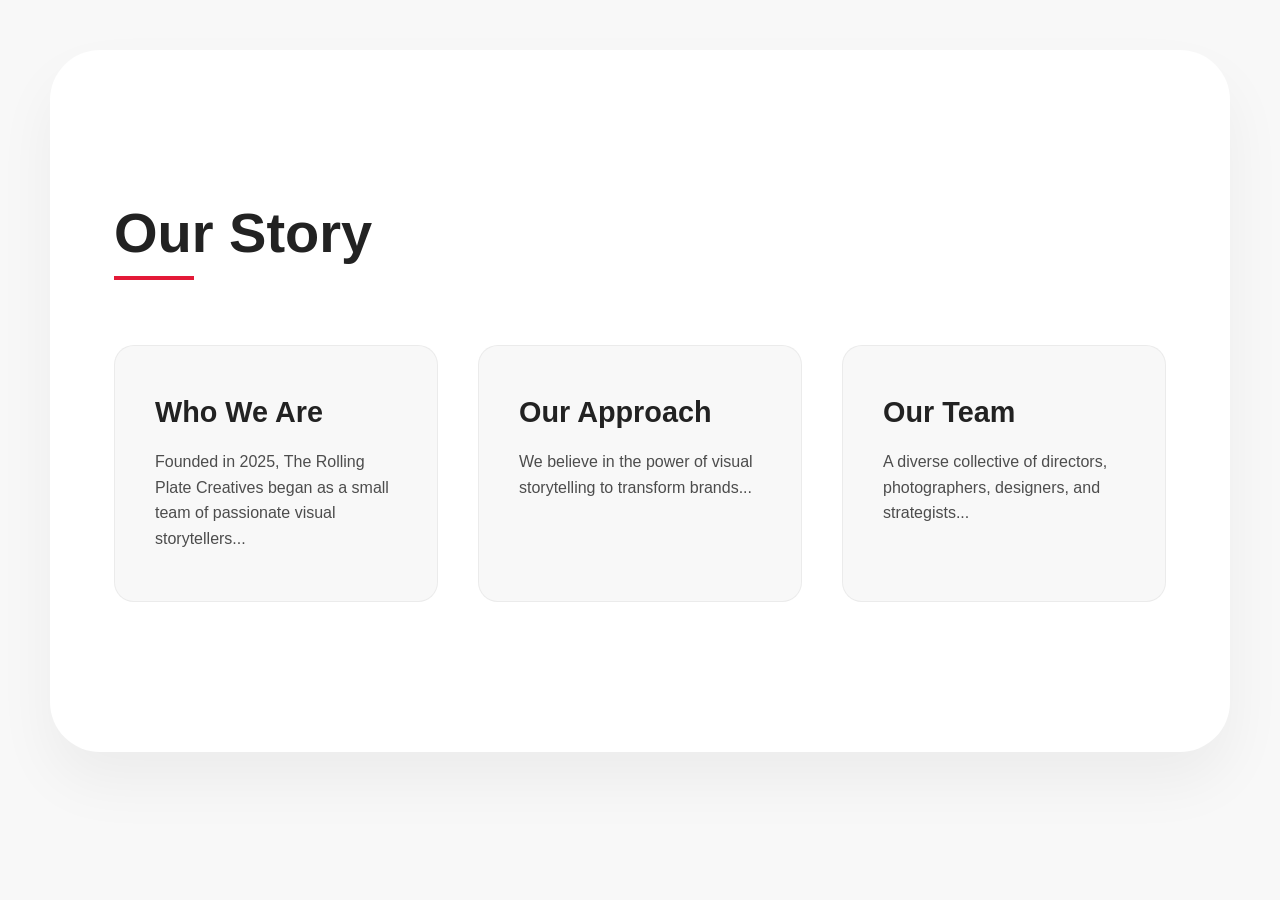
<file: about.html>
<!DOCTYPE html>
<html lang="en">
<head>
    <meta charset="UTF-8">
    <meta name="viewport" content="width=device-width, initial-scale=1.0">
    <title>About Us | The Rolling Plate Creatives</title>
    <link rel="stylesheet" href="css/style.css">
</head>
<body>
    <!-- Same loading overlay, 3D plate, header, and navigation as index.html -->
    
    <section class="services" id="about">
        <h2 class="section-title">Our Story</h2>
        <div class="services-grid">
            <div class="service-card">
                <h3>Who We Are</h3>
                <p>Founded in 2025, The Rolling Plate Creatives began as a small team of passionate visual storytellers...</p>
            </div>
            <div class="service-card">
                <h3>Our Approach</h3>
                <p>We believe in the power of visual storytelling to transform brands...</p>
            </div>
            <div class="service-card">
                <h3>Our Team</h3>
                <p>A diverse collective of directors, photographers, designers, and strategists...</p>
            </div>
        </div>
    </section>

    <!-- Same footer and scripts as index.html -->
</body>
</html>
</file>
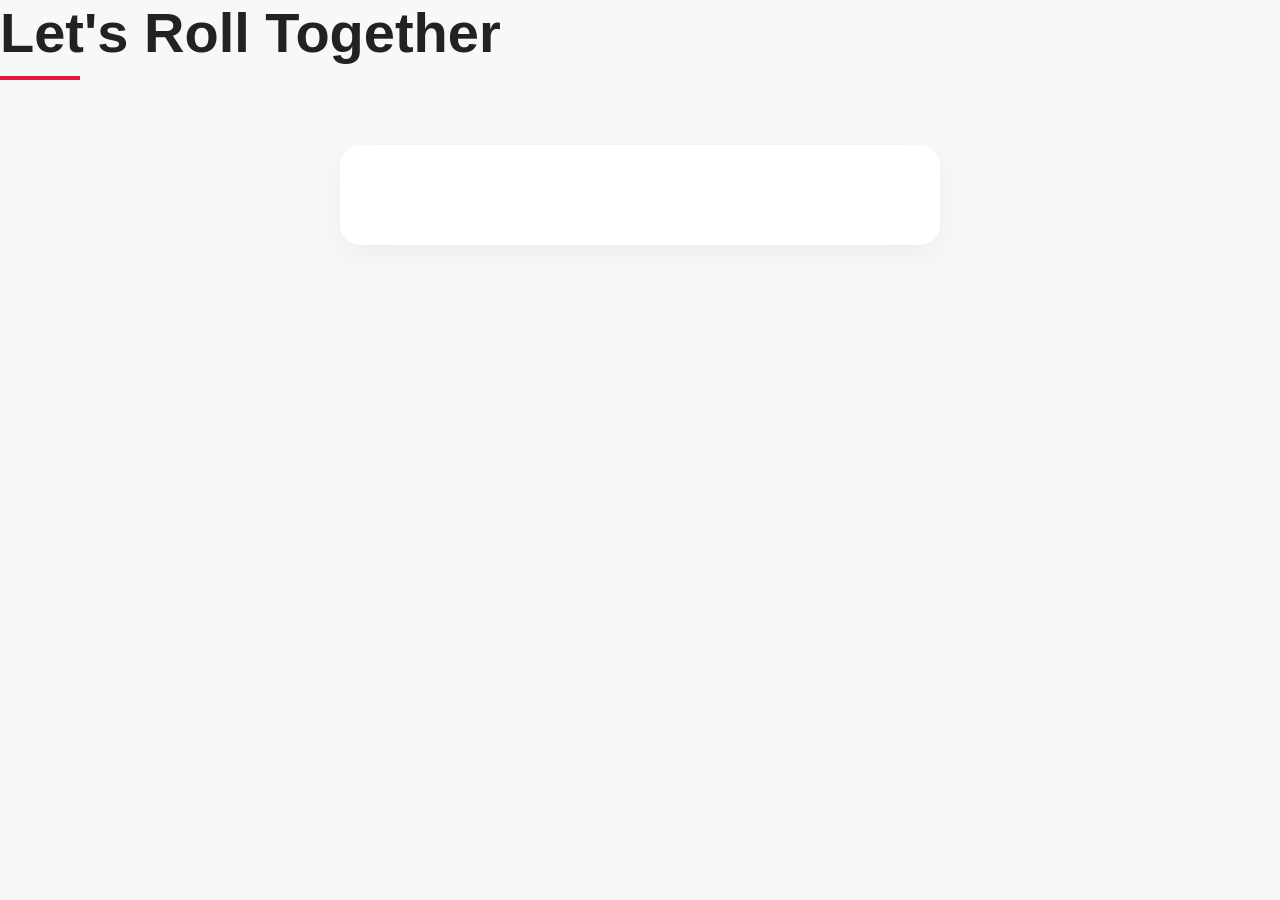
<file: contact.html>
<!DOCTYPE html>
<html lang="en">
<head>
    <meta charset="UTF-8">
    <meta name="viewport" content="width=device-width, initial-scale=1.0">
    <title>Contact Us | The Rolling Plate Creatives</title>
    <link rel="stylesheet" href="css/style.css">
</head>
<body>
    <!-- Same header, navigation, etc. -->
    
    <section class="section dark" id="contact">
        <div class="container">
            <h2 class="section-title">Let's Roll Together</h2>
            <div class="contact-form">
                <form>
                    <!-- Keep the same form structure -->
                </form>
            </div>
        </div>
    </section>

    <!-- Same footer and scripts -->
</body>
</html>
</file>
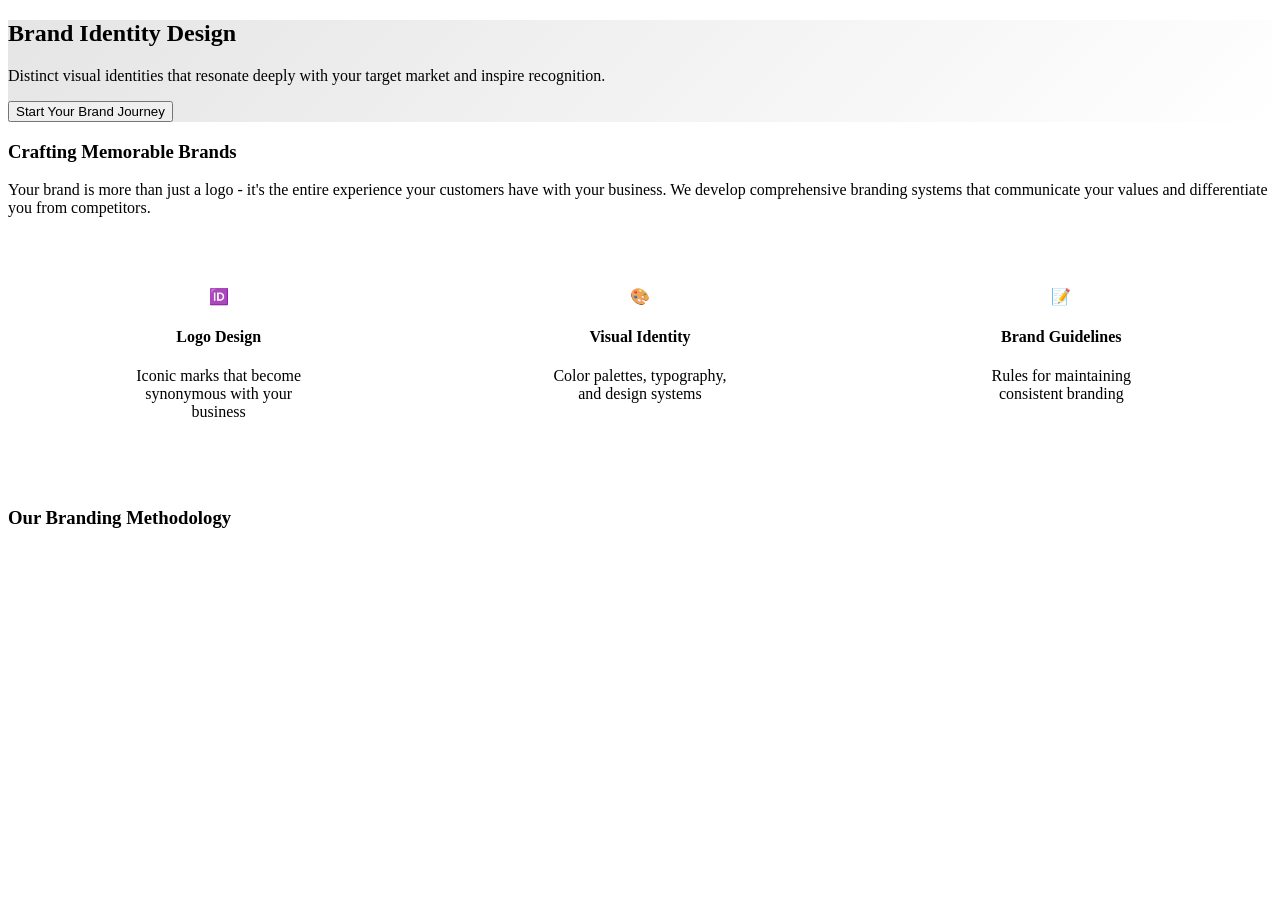
<file: services/branding.html>
<!DOCTYPE html>
<html lang="en">
<head>
    <meta charset="UTF-8">
    <meta name="viewport" content="width=device-width, initial-scale=1.0">
    <title>Branding Services | The Rolling Plate Creatives</title>
    <meta name="description" content="Comprehensive branding solutions including logo design, visual identity, and brand strategy development.">
    <!-- Same head content as digital-media.html -->
    <style>
        .service-hero {
            background: linear-gradient(135deg, rgba(0,0,0,0.1) 0%, rgba(255,255,255,1) 100%);
        }
        .brand-showcase {
            display: flex;
            justify-content: space-around;
            flex-wrap: wrap;
            margin: 50px 0;
        }
        .brand-item {
            width: 200px;
            margin: 20px;
            text-align: center;
        }
    </style>
</head>
<body>
    <!-- Same header/navigation structure as digital-media.html -->

    <!-- SERVICE HERO SECTION -->
    <section class="hero service-hero">
        <h2>Brand Identity <span class="rolling-text">Design</span></h2>
        <p>Distinct visual identities that resonate deeply with your target market and inspire recognition.</p>
        <button class="cta-button">Start Your Brand Journey</button>
    </section>

    <!-- SERVICE DETAILS -->
    <section class="services">
        <div class="container">
            <div class="service-intro">
                <h3>Crafting Memorable Brands</h3>
                <p>Your brand is more than just a logo - it's the entire experience your customers have with your business. We develop comprehensive branding systems that communicate your values and differentiate you from competitors.</p>
            </div>

            <div class="brand-showcase">
                <div class="brand-item">
                    <div class="service-icon">🆔</div>
                    <h4>Logo Design</h4>
                    <p>Iconic marks that become synonymous with your business</p>
                </div>
                <div class="brand-item">
                    <div class="service-icon">🎨</div>
                    <h4>Visual Identity</h4>
                    <p>Color palettes, typography, and design systems</p>
                </div>
                <div class="brand-item">
                    <div class="service-icon">📝</div>
                    <h4>Brand Guidelines</h4>
                    <p>Rules for maintaining consistent branding</p>
                </div>
            </div>

            <div class="service-process">
                <h3>Our Branding Methodology</h3>
                <div class="process-timeline">
                    <!-- Timeline items showing branding process -->
                </div>
            </div>
        </div>
    </section>

    <!-- Brand portfolio showcase would go here -->

    <!-- Same footer structure as digital-media.html -->
</body>
</html>
</file>
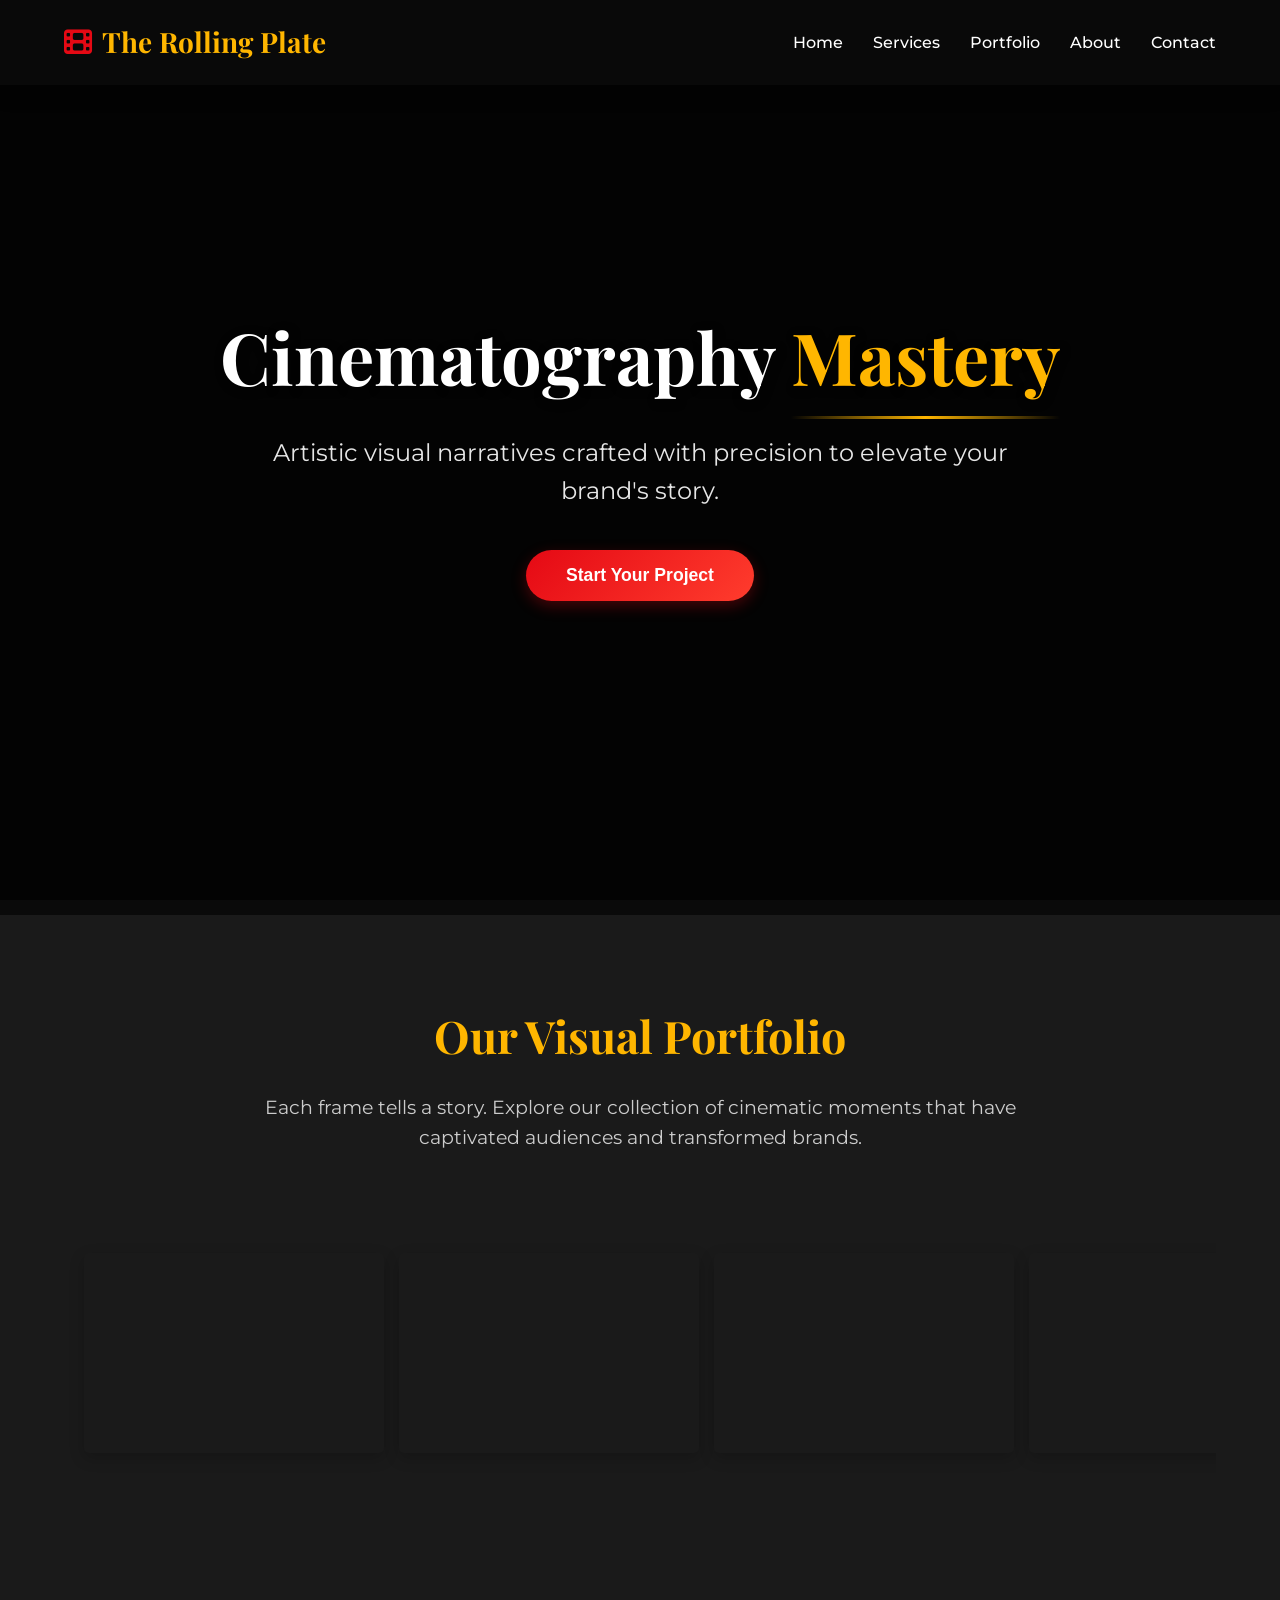
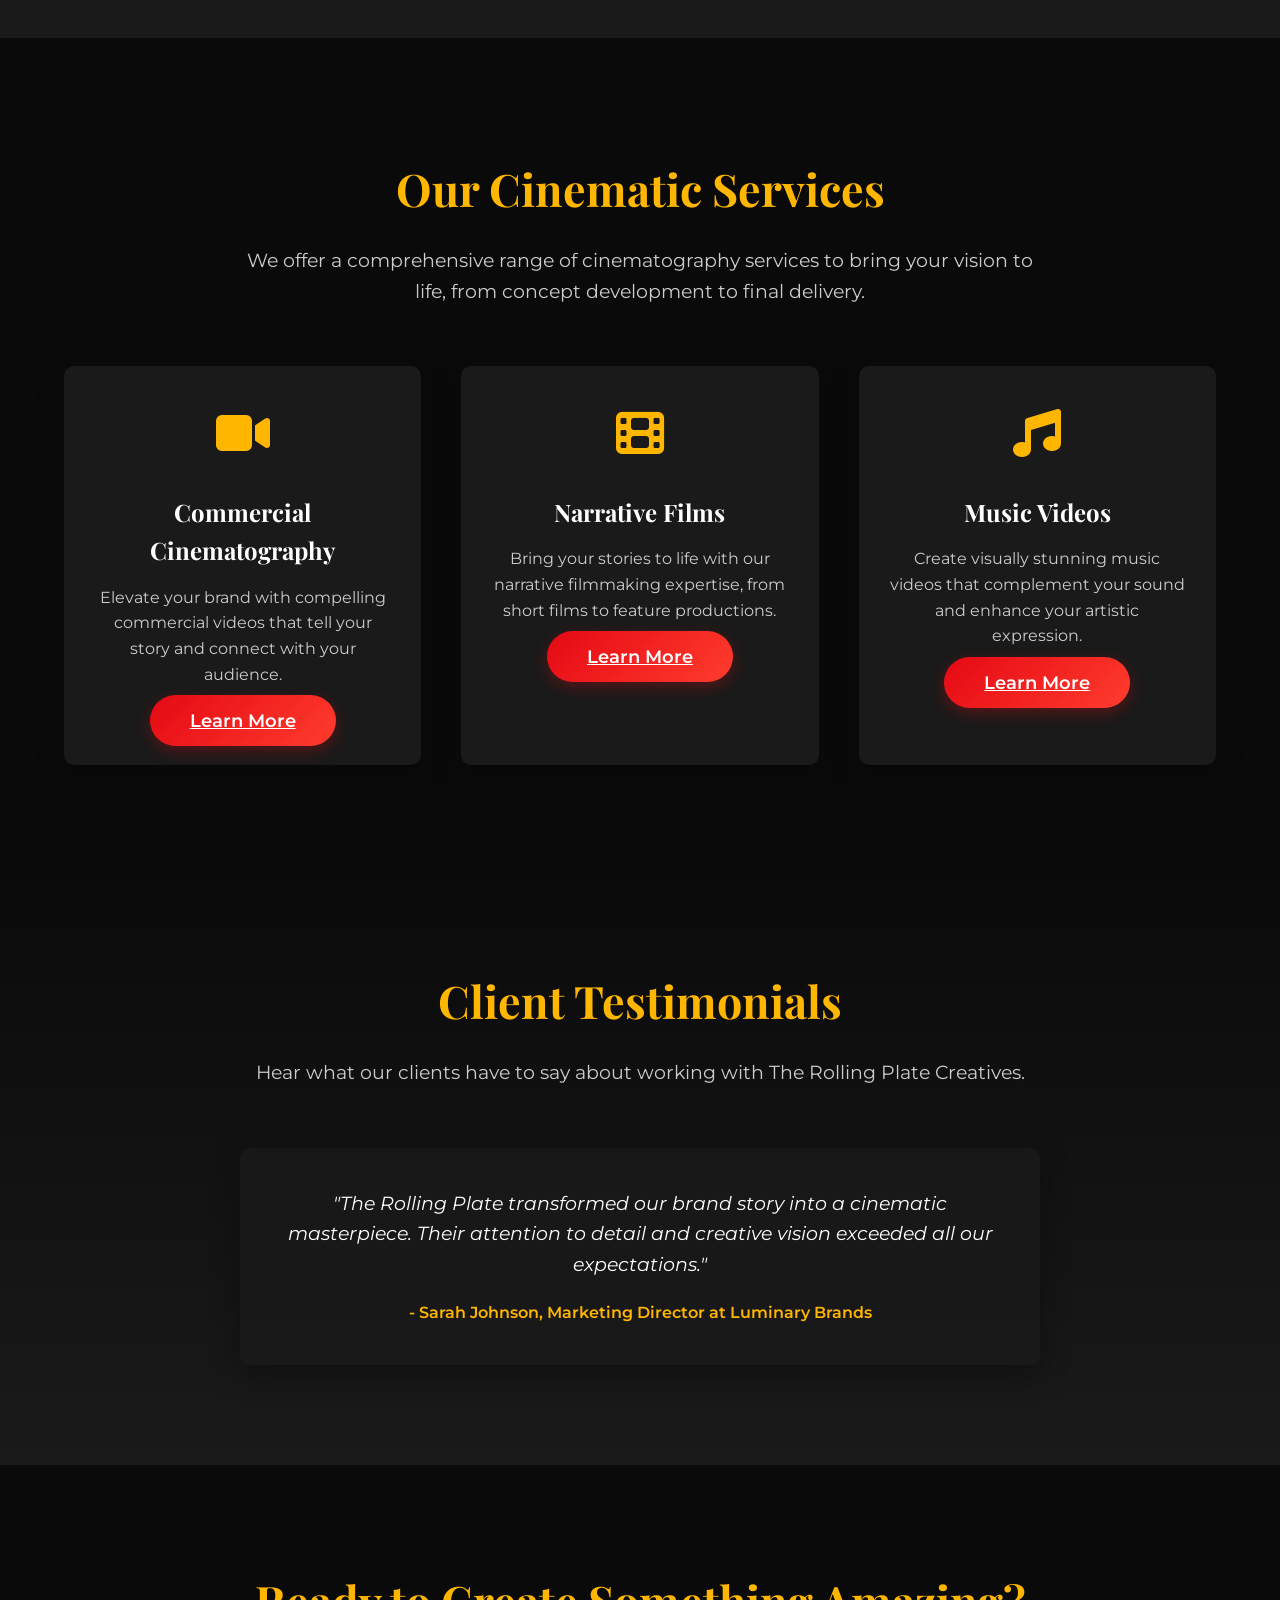
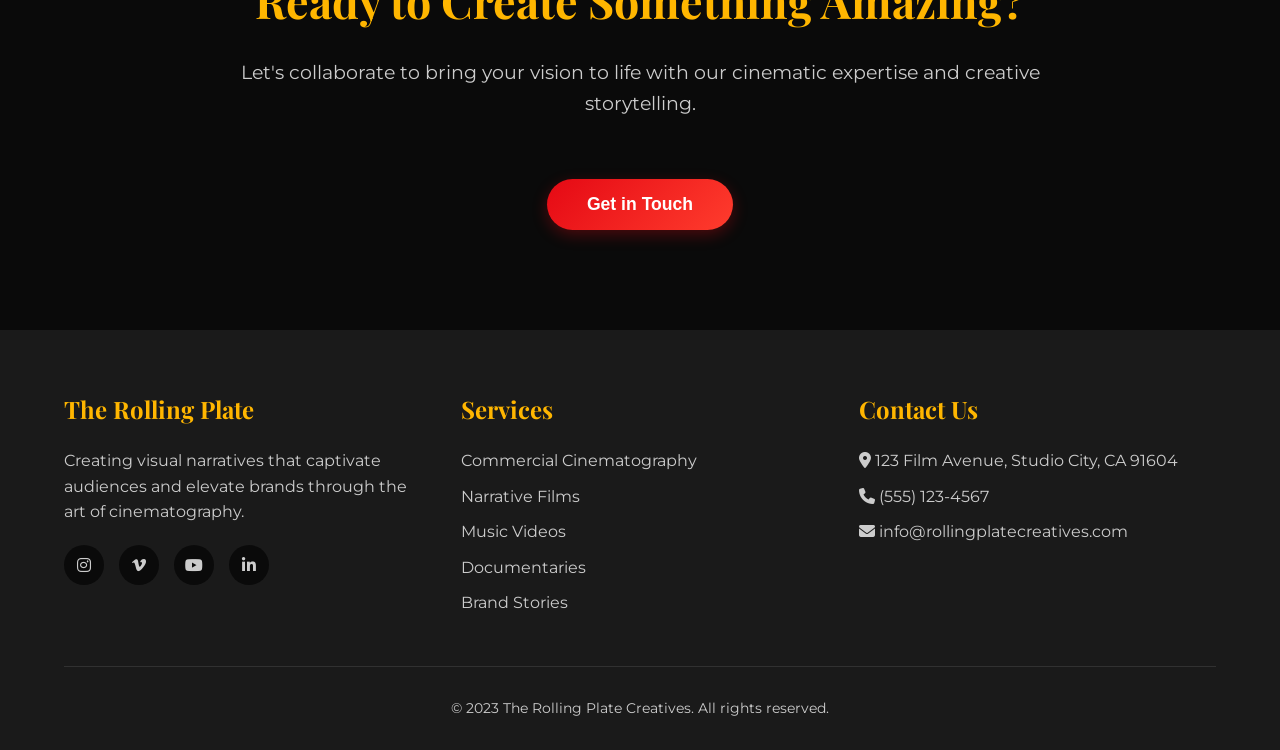
<file: services/cinematography.html>
<!DOCTYPE html>
<html lang="en">
<head>
    <meta charset="UTF-8">
    <meta name="viewport" content="width=device-width, initial-scale=1.0">
    <title>Cinematography Services | The Rolling Plate Creatives</title>
    <meta name="description" content="Artistic visual narratives crafted with precision to elevate your brand's story.">
    <link rel="stylesheet" href="https://cdnjs.cloudflare.com/ajax/libs/font-awesome/6.4.0/css/all.min.css">
    <link href="https://fonts.googleapis.com/css2?family=Montserrat:wght@400;500;600;700&family=Playfair+Display:wght@400;600;700&display=swap" rel="stylesheet">
    <style>
        :root {
            --primary: #0a0a0a;
            --secondary: #1a1a1a;
            --accent: #e50914;
            --gold: #ffb600;
            --text: #ffffff;
            --text-secondary: #cccccc;
        }
        
        * {
            margin: 0;
            padding: 0;
            box-sizing: border-box;
        }
        
        body {
            font-family: 'Montserrat', sans-serif;
            background-color: var(--primary);
            color: var(--text);
            line-height: 1.6;
            overflow-x: hidden;
        }
        
        h1, h2, h3, h4 {
            font-family: 'Playfair Display', serif;
            font-weight: 700;
        }
        
        .container {
            width: 90%;
            max-width: 1200px;
            margin: 0 auto;
        }
        
        /* Header & Navigation */
        header {
            background-color: rgba(10, 10, 10, 0.95);
            position: fixed;
            width: 100%;
            z-index: 1000;
            padding: 20px 0;
            box-shadow: 0 5px 20px rgba(0, 0, 0, 0.3);
        }
        
        .header-container {
            display: flex;
            justify-content: space-between;
            align-items: center;
        }
        
        .logo {
            font-family: 'Playfair Display', serif;
            font-size: 28px;
            font-weight: 700;
            color: var(--gold);
            text-decoration: none;
            display: flex;
            align-items: center;
        }
        
        .logo i {
            margin-right: 10px;
            color: var(--accent);
        }
        
        nav ul {
            display: flex;
            list-style: none;
        }
        
        nav li {
            margin-left: 30px;
        }
        
        nav a {
            color: var(--text);
            text-decoration: none;
            font-weight: 500;
            font-size: 16px;
            transition: color 0.3s;
            position: relative;
        }
        
        nav a:after {
            content: '';
            position: absolute;
            width: 0;
            height: 2px;
            bottom: -5px;
            left: 0;
            background-color: var(--accent);
            transition: width 0.3s;
        }
        
        nav a:hover {
            color: var(--accent);
        }
        
        nav a:hover:after {
            width: 100%;
        }
        
        /* Hero Section */
        .hero {
            height: 100vh;
            display: flex;
            flex-direction: column;
            justify-content: center;
            align-items: center;
            text-align: center;
            padding: 0 20px;
            position: relative;
            background: linear-gradient(rgba(0,0,0,0.7), rgba(0,0,0,0.7)), url('https://images.unsplash.com/photo-1541701494587-cb58502866ab?ixlib=rb-4.0.3&ixid=MnwxMjA3fDB8MHxwaG90by1wYWdlfHx8fGVufDB8fHx8&auto=format&fit=crop&w=1740&q=80');
            background-size: cover;
            background-position: center;
            background-attachment: fixed;
        }
        
        .hero h2 {
            font-size: 4.5rem;
            margin-bottom: 20px;
            text-shadow: 2px 2px 10px rgba(0, 0, 0, 0.5);
        }
        
        .rolling-text {
            color: var(--gold);
            position: relative;
            display: inline-block;
        }
        
        .rolling-text:after {
            content: '';
            position: absolute;
            width: 100%;
            height: 3px;
            bottom: -5px;
            left: 0;
            background: linear-gradient(90deg, transparent, var(--gold), transparent);
            animation: underlinePulse 3s infinite;
        }
        
        @keyframes underlinePulse {
            0% { opacity: 0; }
            50% { opacity: 1; }
            100% { opacity: 0; }
        }
        
        .hero p {
            font-size: 1.5rem;
            max-width: 800px;
            margin-bottom: 40px;
            color: rgba(255,255,255,0.9);
        }
        
        .cta-button {
            background: linear-gradient(135deg, var(--accent), #ff3c2d);
            color: white;
            border: none;
            padding: 15px 40px;
            font-size: 1.1rem;
            font-weight: 600;
            border-radius: 30px;
            cursor: pointer;
            transition: transform 0.3s, box-shadow 0.3s;
            box-shadow: 0 5px 15px rgba(229, 9, 20, 0.3);
        }
        
        .cta-button:hover {
            transform: translateY(-3px);
            box-shadow: 0 8px 20px rgba(229, 9, 20, 0.4);
        }
        
        /* Film Strip Showcase */
        .film-strip-section {
            padding: 100px 0;
            background-color: var(--secondary);
            position: relative;
        }
        
        .film-strip-section:before {
            content: '';
            position: absolute;
            top: 0;
            left: 0;
            width: 100%;
            height: 30px;
            background: url("data:image/svg+xml,%3Csvg xmlns='http://www.w3.org/2000/svg' viewBox='0 0 100 10' preserveAspectRatio='none'%3E%3Cpath d='M0,0 L100,0 L100,5 L0,5 L0,10 L100,10 L100,15 L0,15 Z' fill='%230a0a0a'/%3E%3C/svg%3E");
            background-size: 100% 100%;
        }
        
        .film-strip-section:after {
            content: '';
            position: absolute;
            bottom: 0;
            left: 0;
            width: 100%;
            height: 30px;
            background: url("data:image/svg+xml,%3Csvg xmlns='http://www.w3.org/2000/svg' viewBox='0 0 100 10' preserveAspectRatio='none'%3E%3Cpath d='M0,0 L100,0 L100,5 L0,5 L0,10 L100,10 L100,15 L0,15 Z' fill='%230a0a0a'/%3E%3C/svg%3E");
            background-size: 100% 100%;
            transform: rotate(180deg);
        }
        
        .section-title {
            text-align: center;
            font-size: 2.8rem;
            margin-bottom: 20px;
            color: var(--gold);
        }
        
        .section-subtitle {
            text-align: center;
            font-size: 1.2rem;
            margin-bottom: 60px;
            color: var(--text-secondary);
            max-width: 800px;
            margin-left: auto;
            margin-right: auto;
        }
        
        .film-strip {
            display: flex;
            overflow-x: auto;
            padding: 40px 20px;
            gap: 15px;
            margin-bottom: 60px;
            scrollbar-width: none; /* Firefox */
        }
        
        .film-strip::-webkit-scrollbar {
            display: none; /* Chrome, Safari, Opera */
        }
        
        .film-frame {
            min-width: 300px;
            height: 200px;
            border-radius: 5px;
            background-size: cover;
            background-position: center;
            position: relative;
            overflow: hidden;
            transition: transform 0.3s, box-shadow 0.3s;
            box-shadow: 0 5px 15px rgba(0, 0, 0, 0.2);
        }
        
        .film-frame:hover {
            transform: scale(1.05);
            box-shadow: 0 8px 25px rgba(0, 0, 0, 0.3);
        }
        
        .film-frame:before {
            content: '';
            position: absolute;
            top: 0;
            left: 0;
            width: 100%;
            height: 100%;
            background: linear-gradient(to bottom, rgba(0,0,0,0) 0%, rgba(0,0,0,0.7) 100%);
            opacity: 0;
            transition: opacity 0.3s;
        }
        
        .film-frame:hover:before {
            opacity: 1;
        }
        
        /* Services Section */
        .services {
            padding: 100px 0;
            background-color: var(--primary);
        }
        
        .services-grid {
            display: grid;
            grid-template-columns: repeat(auto-fit, minmax(300px, 1fr));
            gap: 40px;
            margin-top: 60px;
        }
        
        .service-card {
            background-color: var(--secondary);
            border-radius: 10px;
            padding: 30px;
            text-align: center;
            transition: transform 0.3s;
            box-shadow: 0 10px 30px rgba(0, 0, 0, 0.2);
        }
        
        .service-card:hover {
            transform: translateY(-10px);
        }
        
        .service-icon {
            font-size: 3rem;
            color: var(--gold);
            margin-bottom: 20px;
        }
        
        .service-title {
            font-size: 1.5rem;
            margin-bottom: 15px;
            color: var(--text);
        }
        
        .service-description {
            color: var(--text-secondary);
            margin-bottom: 20px;
        }
        
        /* Testimonials */
        .testimonials {
            padding: 100px 0;
            background: linear-gradient(to bottom, var(--primary), var(--secondary));
            position: relative;
        }
        
        .testimonial-slider {
            max-width: 800px;
            margin: 0 auto;
            position: relative;
        }
        
        .testimonial {
            background-color: rgba(26, 26, 26, 0.8);
            padding: 40px;
            border-radius: 10px;
            text-align: center;
            box-shadow: 0 10px 30px rgba(0, 0, 0, 0.3);
        }
        
        .testimonial-text {
            font-style: italic;
            font-size: 1.2rem;
            margin-bottom: 20px;
            color: var(--text);
        }
        
        .testimonial-author {
            font-weight: 600;
            color: var(--gold);
        }
        
        /* CTA Section */
        .cta-section {
            padding: 100px 0;
            text-align: center;
            background: linear-gradient(rgba(0,0,0,0.8), rgba(0,0,0,0.8)), url('https://images.unsplash.com/photo-1485846234645-a62644f84728?ixlib=rb-4.0.3&ixid=MnwxMjA3fDB8MHxwaG90by1wYWdlfHx8fGVufDB8fHx8&auto=format&fit=crop&w=1759&q=80');
            background-size: cover;
            background-attachment: fixed;
        }
        
        /* Footer */
        footer {
            background-color: var(--secondary);
            padding: 60px 0 30px;
        }
        
        .footer-content {
            display: grid;
            grid-template-columns: repeat(auto-fit, minmax(250px, 1fr));
            gap: 40px;
            margin-bottom: 40px;
        }
        
        .footer-column h3 {
            font-size: 1.5rem;
            margin-bottom: 20px;
            color: var(--gold);
        }
        
        .footer-column p, .footer-column a {
            color: var(--text-secondary);
            margin-bottom: 10px;
            display: block;
            text-decoration: none;
            transition: color 0.3s;
        }
        
        .footer-column a:hover {
            color: var(--accent);
        }
        
        .social-links {
            display: flex;
            gap: 15px;
            margin-top: 20px;
        }
        
        .social-links a {
            display: inline-flex;
            align-items: center;
            justify-content: center;
            width: 40px;
            height: 40px;
            background-color: var(--primary);
            border-radius: 50%;
            transition: background-color 0.3s, transform 0.3s;
        }
        
        .social-links a:hover {
            background-color: var(--accent);
            transform: translateY(-3px);
        }
        
        .copyright {
            text-align: center;
            padding-top: 30px;
            border-top: 1px solid rgba(255, 255, 255, 0.1);
            color: var(--text-secondary);
            font-size: 0.9rem;
        }
        
        /* Responsive Design */
        @media (max-width: 768px) {
            .hero h2 {
                font-size: 3rem;
            }
            
            .hero p {
                font-size: 1.2rem;
            }
            
            nav ul {
                display: none;
            }
            
            .services-grid {
                grid-template-columns: 1fr;
            }
        }
    </style>
</head>
<body>
    <!-- Header -->
    <header>
        <div class="container header-container">
            <a href="#" class="logo">
                <i class="fas fa-film"></i>
                The Rolling Plate
            </a>
            <nav>
                <ul>
                    <li><a href="#">Home</a></li>
                    <li><a href="#">Services</a></li>
                    <li><a href="#">Portfolio</a></li>
                    <li><a href="#">About</a></li>
                    <li><a href="#">Contact</a></li>
                </ul>
            </nav>
        </div>
    </header>

    <!-- CINEMATIC HERO -->
    <section class="hero">
        <h2>Cinematography <span class="rolling-text">Mastery</span></h2>
        <p>Artistic visual narratives crafted with precision to elevate your brand's story.</p>
        <button class="cta-button">Start Your Project</button>
    </section>

    <!-- FILM STRIP SHOWCASE -->
    <section class="film-strip-section">
        <div class="container">
            <h3 class="section-title">Our Visual Portfolio</h3>
            <p class="section-subtitle">Each frame tells a story. Explore our collection of cinematic moments that have captivated audiences and transformed brands.</p>
            
            <div class="film-strip">
                <div class="film-frame" style="background-image: url('https://images.unsplash.com/photo-1542744095-fcf48d80b0fd?ixlib=rb-4.0.3&ixid=MnwxMjA3fDB8MHxwaG90by1wYWdlfHx8fGVufDB8fHx8&auto=format&fit=crop&w=1560&q=80')"></div>
                <div class="film-frame" style="background-image: url('https://images.unsplash.com/photo-1583795484071-3c453e3a7c71?ixlib=rb-4.0.3&ixid=MnwxMjA3fDB8MHxwaG90by1wYWdlfHx8fGVufDB8fHx8&auto=format&fit=crop&w=1621&q=80')"></div>
                <div class="film-frame" style="background-image: url('https://images.unsplash.com/photo-1518665750801-44c1c604de4a?ixlib=rb-4.0.3&ixid=MnwxMjA3fDB8MHxwaG90by1wYWdlfHx8fGVufDB8fHx8&auto=format&fit=crop&w=1740&q=80')"></div>
                <div class="film-frame" style="background-image: url('https://images.unsplash.com/photo-1547996160-81dfc10be2ca?ixlib=rb-4.0.3&ixid=MnwxMjA3fDB8MHxwaG90by1wYWdlfHx8fGVufDB8fHx8&auto=format&fit=crop&w=1540&q=80')"></div>
                <div class="film-frame" style="background-image: url('https://images.unsplash.com/photo-155345805-43d2a1d5c518?ixlib=rb-4.0.3&ixid=MnwxMjA3fDB8MHxwaG90by1wYWdlfHx8fGVufDB8fHx8&auto=format&fit=crop&w=1740&q=80')"></div>
                <div class="film-frame" style="background-image: url('https://images.unsplash.com/photo-1552422535-c45813c61732?ixlib=rb-4.0.3&ixid=MnwxMjA3fDB8MHxwaG90by1wYWdlfHx8fGVufDB8fHx8&auto=format&fit=crop&w=1740&q=80')"></div>
            </div>
        </div>
    </section>

    <!-- SERVICES SECTION -->
    <section class="services">
        <div class="container">
            <h3 class="section-title">Our Cinematic Services</h3>
            <p class="section-subtitle">We offer a comprehensive range of cinematography services to bring your vision to life, from concept development to final delivery.</p>
            
            <div class="services-grid">
                <div class="service-card">
                    <div class="service-icon">
                        <i class="fas fa-video"></i>
                    </div>
                    <h4 class="service-title">Commercial Cinematography</h4>
                    <p class="service-description">Elevate your brand with compelling commercial videos that tell your story and connect with your audience.</p>
                    <a href="#" class="cta-button">Learn More</a>
                </div>
                
                <div class="service-card">
                    <div class="service-icon">
                        <i class="fas fa-film"></i>
                    </div>
                    <h4 class="service-title">Narrative Films</h4>
                    <p class="service-description">Bring your stories to life with our narrative filmmaking expertise, from short films to feature productions.</p>
                    <a href="#" class="cta-button">Learn More</a>
                </div>
                
                <div class="service-card">
                    <div class="service-icon">
                        <i class="fas fa-music"></i>
                    </div>
                    <h4 class="service-title">Music Videos</h4>
                    <p class="service-description">Create visually stunning music videos that complement your sound and enhance your artistic expression.</p>
                    <a href="#" class="cta-button">Learn More</a>
                </div>
            </div>
        </div>
    </section>

    <!-- TESTIMONIALS -->
    <section class="testimonials">
        <div class="container">
            <h3 class="section-title">Client Testimonials</h3>
            <p class="section-subtitle">Hear what our clients have to say about working with The Rolling Plate Creatives.</p>
            
            <div class="testimonial-slider">
                <div class="testimonial">
                    <p class="testimonial-text">"The Rolling Plate transformed our brand story into a cinematic masterpiece. Their attention to detail and creative vision exceeded all our expectations."</p>
                    <p class="testimonial-author">- Sarah Johnson, Marketing Director at Luminary Brands</p>
                </div>
            </div>
        </div>
    </section>

    <!-- CTA SECTION -->
    <section class="cta-section">
        <div class="container">
            <h3 class="section-title">Ready to Create Something Amazing?</h3>
            <p class="section-subtitle">Let's collaborate to bring your vision to life with our cinematic expertise and creative storytelling.</p>
            <button class="cta-button">Get in Touch</button>
        </div>
    </section>

    <!-- FOOTER -->
    <footer>
        <div class="container">
            <div class="footer-content">
                <div class="footer-column">
                    <h3>The Rolling Plate</h3>
                    <p>Creating visual narratives that captivate audiences and elevate brands through the art of cinematography.</p>
                    <div class="social-links">
                        <a href="#"><i class="fab fa-instagram"></i></a>
                        <a href="#"><i class="fab fa-vimeo-v"></i></a>
                        <a href="#"><i class="fab fa-youtube"></i></a>
                        <a href="#"><i class="fab fa-linkedin-in"></i></a>
                    </div>
                </div>
                
                <div class="footer-column">
                    <h3>Services</h3>
                    <a href="#">Commercial Cinematography</a>
                    <a href="#">Narrative Films</a>
                    <a href="#">Music Videos</a>
                    <a href="#">Documentaries</a>
                    <a href="#">Brand Stories</a>
                </div>
                
                <div class="footer-column">
                    <h3>Contact Us</h3>
                    <p><i class="fas fa-map-marker-alt"></i> 123 Film Avenue, Studio City, CA 91604</p>
                    <p><i class="fas fa-phone"></i> (555) 123-4567</p>
                    <p><i class="fas fa-envelope"></i> info@rollingplatecreatives.com</p>
                </div>
            </div>
            
            <div class="copyright">
                <p>&copy; 2023 The Rolling Plate Creatives. All rights reserved.</p>
            </div>
        </div>
    </footer>

    <script>
        // Simple animation for film strip scrolling
        document.addEventListener('DOMContentLoaded', function() {
            const filmStrip = document.querySelector('.film-strip');
            let isDown = false;
            let startX;
            let scrollLeft;
            
            filmStrip.addEventListener('mousedown', (e) => {
                isDown = true;
                startX = e.pageX - filmStrip.offsetLeft;
                scrollLeft = filmStrip.scrollLeft;
            });
            
            filmStrip.addEventListener('mouseleave', () => {
                isDown = false;
            });
            
            filmStrip.addEventListener('mouseup', () => {
                isDown = false;
            });
            
            filmStrip.addEventListener('mousemove', (e) => {
                if (!isDown) return;
                e.preventDefault();
                const x = e.pageX - filmStrip.offsetLeft;
                const walk = (x - startX) * 2;
                filmStrip.scrollLeft = scrollLeft - walk;
            });
        });
    </script>
</body>
</html>
</file>
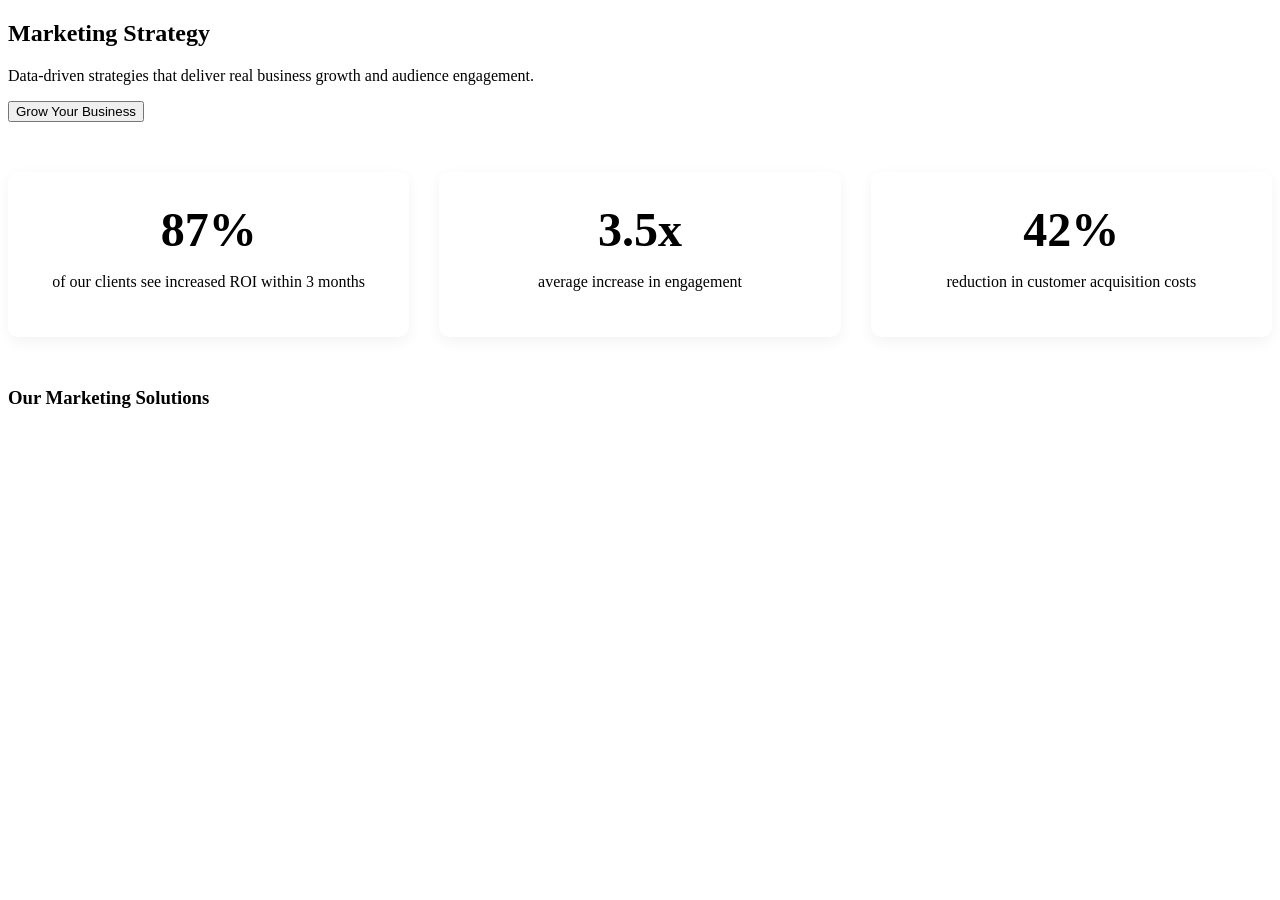
<file: services/marketing.html>
<!DOCTYPE html>
<html lang="en">
<head>
    <meta charset="UTF-8">
    <meta name="viewport" content="width=device-width, initial-scale=1.0">
    <title>Marketing Services | The Rolling Plate Creatives</title>
    <meta name="description" content="Data-driven marketing strategies that deliver real business growth and audience engagement.">
    <!-- Same head content -->
    <style>
        .marketing-metrics {
            display: grid;
            grid-template-columns: repeat(auto-fit, minmax(200px, 1fr));
            gap: 30px;
            margin: 50px 0;
        }
        .metric-card {
            background: white;
            padding: 30px;
            border-radius: 10px;
            box-shadow: 0 5px 15px rgba(0,0,0,0.05);
            text-align: center;
        }
        .metric-value {
            font-size: 3rem;
            font-weight: 900;
            color: var(--primary);
            margin-bottom: 10px;
        }
    </style>
</head>
<body>
    <!-- Same header/navigation -->

    <!-- SERVICE HERO -->
    <section class="hero service-hero">
        <h2>Marketing <span class="rolling-text">Strategy</span></h2>
        <p>Data-driven strategies that deliver real business growth and audience engagement.</p>
        <button class="cta-button">Grow Your Business</button>
    </section>

    <!-- METRICS SHOWCASE -->
    <section class="services">
        <div class="container">
            <div class="marketing-metrics">
                <div class="metric-card">
                    <div class="metric-value">87%</div>
                    <p>of our clients see increased ROI within 3 months</p>
                </div>
                <div class="metric-card">
                    <div class="metric-value">3.5x</div>
                    <p>average increase in engagement</p>
                </div>
                <div class="metric-card">
                    <div class="metric-value">42%</div>
                    <p>reduction in customer acquisition costs</p>
                </div>
            </div>
        </div>
    </section>

    <!-- MARKETING SERVICES -->
    <section class="services">
        <div class="container">
            <h3>Our Marketing Solutions</h3>
            <div class="services-grid">
                <!-- Marketing service cards -->
            </div>
        </div>
    </section>

    <!-- Same footer -->
</body>
</html>
</file>
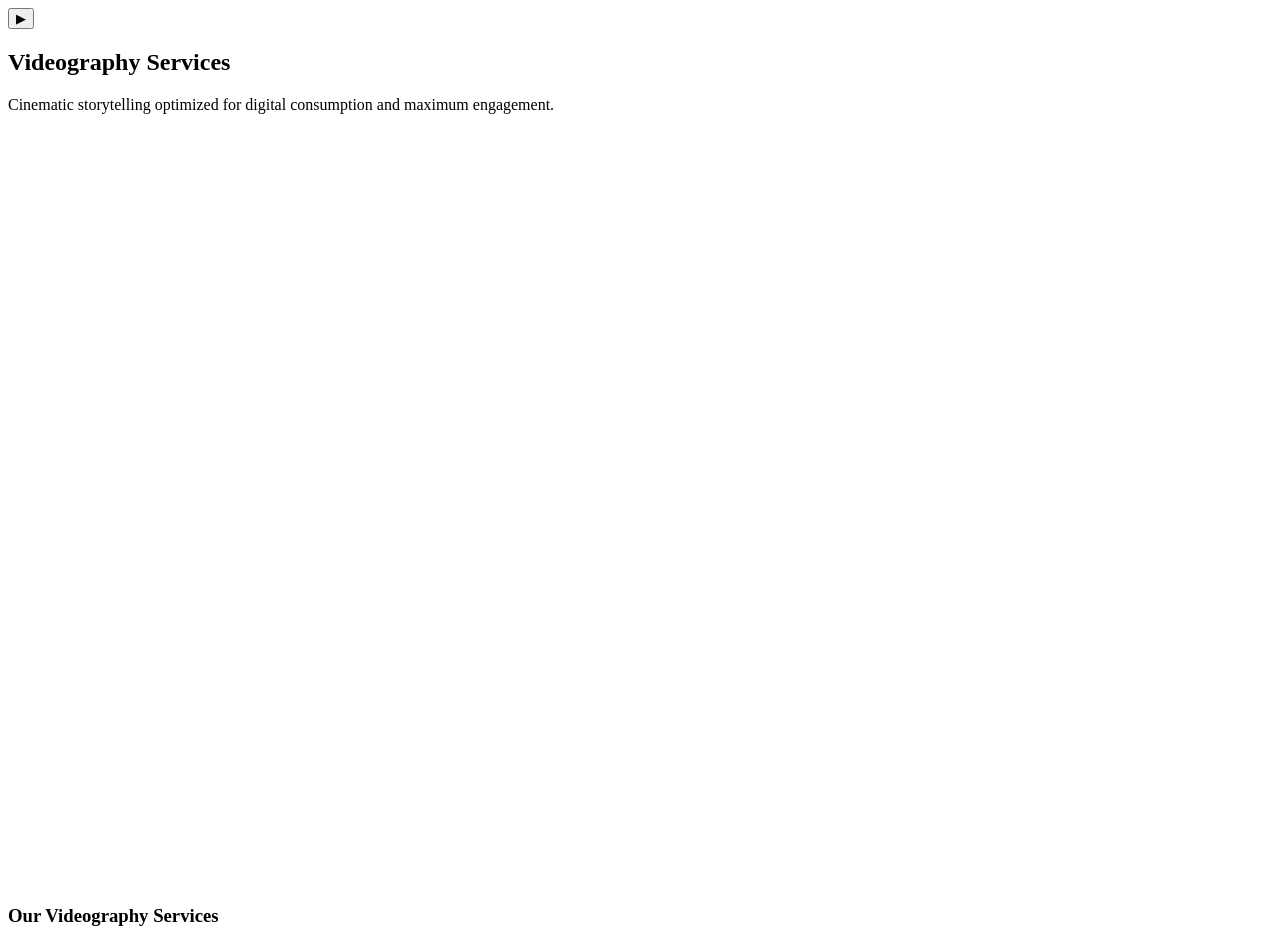
<file: services/videography.html>
<!DOCTYPE html>
<html lang="en">
<head>
    <meta charset="UTF-8">
    <meta name="viewport" content="width=device-width, initial-scale=1.0">
    <title>Videography Services | The Rolling Plate Creatives</title>
    <meta name="description" content="Professional videography services for commercials, corporate videos, and social media content.">
    <!-- Same head content -->
    <style>
        .video-container {
            position: relative;
            padding-bottom: 56.25%; /* 16:9 */
            margin: 40px 0;
        }
        .video-container iframe {
            position: absolute;
            top: 0;
            left: 0;
            width: 100%;
            height: 100%;
            border-radius: 15px;
        }
    </style>
</head>
<body>
    <!-- Same header/navigation -->

    <!-- HERO WITH PLAY BUTTON -->
    <section class="hero">
        <div class="hero-video-poster">
            <button class="play-button">▶</button>
        </div>
        <h2>Videography <span class="rolling-text">Services</span></h2>
        <p>Cinematic storytelling optimized for digital consumption and maximum engagement.</p>
    </section>

    <!-- VIDEO SHOWCASE -->
    <section class="services">
        <div class="container">
            <div class="video-container">
                <iframe src="https://www.youtube.com/embed/example" frameborder="0" allowfullscreen></iframe>
            </div>
            <h3>Our Videography Services</h3>
            <!-- Service details -->
        </div>
    </section>

    <!-- Same footer -->
</body>
</html>
</file>
<file: css/style.css>
/* ===== BASE STYLES ===== */
 :root {
     --primary: #E31937;
     --secondary: #000000;
     --bright-bg: #F8F8F8;
     --text-dark: #222222;
     --text-light: #FFFFFF;
     --accent-blue: #00CCFF;
     --accent-yellow: #FFCC00;
 }

 * {
     margin: 0;
     padding: 0;
     box-sizing: border-box;
     font-family: 'Inter', sans-serif;
 }

 body {
     background: var(--bright-bg);
     color: var(--text-dark);
     overflow-x: hidden;
     cursor: none;
 }

 /* ===== LOADING OVERLAY ===== */
 .loading-overlay {
     position: fixed;
     top: 0;
     left: 0;
     width: 100%;
     height: 100%;
     background: white;
     display: flex;
     justify-content: center;
     align-items: center;
     z-index: 99999;
     transition: opacity 0.5s ease;
 }

 .loading-spinner {
     width: 50px;
     height: 50px;
     border: 5px solid rgba(227, 25, 55, 0.2);
     border-radius: 50%;
     border-top-color: var(--primary);
     animation: spin 1s ease-in-out infinite;
 }

 @keyframes spin {
     to {
         transform: rotate(360deg);
     }
 }

 /* ===== 3D PLATE SHOWCASE ===== */
 .plate-showcase {
     position: fixed;
     top: 0;
     left: 0;
     width: 100%;
     height: 100%;
     z-index: -1;
     opacity: 0.7;
 }

 /* ===== MAIN LOGO HEADER ===== */
 .main-header {
     position: fixed;
     top: 40px;
     left: 50%;
     transform: translateX(-50%);
     z-index: 100;
     display: flex;
     align-items: center;
     gap: 20px;
     background: rgba(255, 255, 255, 0.9);
     padding: 15px 30px;
     border-radius: 50px;
     box-shadow: 0 10px 30px rgba(0, 0, 0, 0.1);
     backdrop-filter: blur(10px);
     transition: all 0.3s;
 }

 .main-header.scrolled {
     top: 20px;
     padding: 12px 25px;
 }

 .main-header img {
     height: 50px;
     animation: float 3s ease-in-out infinite;
 }

 .main-header h1 {
     font-size: 1.8rem;
     font-weight: 900;
     background: linear-gradient(45deg, var(--primary), var(--text-dark));
     -webkit-background-clip: text;
     -webkit-text-fill-color: transparent;
 }

 @keyframes float {

     0%,
     100% {
         transform: translateY(0) rotate(-5deg);
     }

     50% {
         transform: translateY(-10px) rotate(5deg);
     }
 }

 /* ===== CINEMATIC NAVIGATION ===== */
 .cinematic-nav {
     position: fixed;
     bottom: 40px;
     left: 50%;
     transform: translateX(-50%);
     display: flex;
     gap: 40px;
     z-index: 100;
     background: rgba(255, 255, 255, 0.9);
     padding: 15px 40px;
     border-radius: 50px;
     box-shadow: 0 10px 30px rgba(0, 0, 0, 0.1);
     backdrop-filter: blur(10px);
     transition: all 0.3s;
 }

 .cinematic-nav.scrolled {
     bottom: 20px;
     padding: 12px 30px;
 }

 .nav-item {
     color: var(--text-dark);
     text-decoration: none;
     font-weight: 600;
     position: relative;
     padding: 5px 0;
     transition: all 0.3s;
 }

 .nav-item::after {
     content: '';
     position: absolute;
     bottom: 0;
     left: 0;
     width: 0;
     height: 2px;
     background: var(--primary);
     transition: width 0.3s;
 }

 .nav-item:hover {
     color: var(--primary);
 }

 .nav-item:hover::after {
     width: 100%;
 }

 /* ===== HERO SECTION ===== */
 .hero {
     min-height: 100vh;
     display: flex;
     flex-direction: column;
     align-items: center;
     justify-content: center;
     padding: 0 5%;
     position: relative;
     text-align: center;
 }

 .hero h2 {
     font-size: 6rem;
     font-weight: 900;
     margin-bottom: 2rem;
     line-height: 1.1;
     position: relative;
     z-index: 2;
 }

 .hero h2 .rolling-text {
     color: var(--primary);
     position: relative;
     display: inline-block;
 }

 .hero h2 .rolling-text::before {
     content: '';
     position: absolute;
     bottom: 10px;
     left: 0;
     width: 100%;
     height: 15px;
     background: var(--primary);
     z-index: -1;
     opacity: 0.3;
     transform: rotate(-2deg);
 }

 .hero p {
     font-size: 1.5rem;
     max-width: 700px;
     margin: 0 auto 3rem;
     opacity: 0.9;
     position: relative;
     z-index: 2;
 }

 .cta-button {
     padding: 20px 50px;
     background: var(--primary);
     color: white;
     border: none;
     border-radius: 50px;
     font-size: 1.2rem;
     font-weight: 600;
     cursor: pointer;
     transition: all 0.3s;
     position: relative;
     overflow: hidden;
     z-index: 2;
 }

 .cta-button:hover {
     transform: translateY(-5px);
     box-shadow: 0 20px 40px rgba(227, 25, 55, 0.3);
 }

 .cta-button::before {
     content: '';
     position: absolute;
     top: 0;
     left: -100%;
     width: 100%;
     height: 100%;
     background: linear-gradient(90deg, transparent, rgba(255, 255, 255, 0.3), transparent);
     transition: 0.5s;
 }

 .cta-button:hover::before {
     left: 100%;
 }

 /* ===== FLOATING ACCENT GRAPHICS ===== */
 .floating-accent {
     position: absolute;
     border-radius: 50%;
     filter: blur(60px);
     opacity: 0.2;
     z-index: 1;
 }

 /* ===== SERVICES SECTION ===== */
 .services {
     padding: 150px 5%;
     position: relative;
     background: white;
     border-radius: 50px;
     margin: 50px;
     box-shadow: 0 30px 60px rgba(0, 0, 0, 0.05);
 }

 .section-title {
     font-size: 3.5rem;
     margin-bottom: 80px;
     position: relative;
     display: inline-block;
 }

 .section-title::after {
     content: '';
     position: absolute;
     bottom: -15px;
     left: 0;
     width: 80px;
     height: 4px;
     background: var(--primary);
 }

 .services-grid {
     display: grid;
     grid-template-columns: repeat(auto-fit, minmax(300px, 1fr));
     gap: 40px;
 }

 .service-card {
     background: var(--bright-bg);
     border-radius: 20px;
     padding: 50px 40px;
     transition: all 0.4s;
     border: 1px solid rgba(0, 0, 0, 0.05);
     position: relative;
     overflow: hidden;
 }

 .service-card:hover {
     transform: translateY(-10px) scale(1.02);
     box-shadow: 0 20px 40px rgba(227, 25, 55, 0.1);
     border-color: rgba(227, 25, 55, 0.3);
 }

 .service-icon {
     font-size: 3rem;
     margin-bottom: 25px;
     color: var(--primary);
     transition: all 0.3s;
 }

 .service-card:hover .service-icon {
     transform: scale(1.2) rotate(10deg);
 }

 .service-card h3 {
     font-size: 1.8rem;
     margin-bottom: 20px;
 }

 .service-card p {
     color: var(--text-dark);
     opacity: 0.8;
     line-height: 1.6;
 }

 /* ===== PORTFOLIO SHOWCASE ===== */
 .portfolio {
     padding: 150px 5%;
     position: relative;
 }

 .portfolio-grid {
     display: grid;
     grid-template-columns: repeat(auto-fill, minmax(400px, 1fr));
     gap: 30px;
 }

 .portfolio-item {
     border-radius: 20px;
     overflow: hidden;
     position: relative;
     aspect-ratio: 16/9;
     box-shadow: 0 15px 30px rgba(0, 0, 0, 0.1);
     transition: all 0.4s;
 }

 .portfolio-item:hover {
     transform: scale(1.05);
     box-shadow: 0 25px 50px rgba(227, 25, 55, 0.2);
 }

 .portfolio-item img {
     width: 100%;
     height: 100%;
     object-fit: cover;
     transition: transform 0.5s;
 }

 .portfolio-item:hover img {
     transform: scale(1.15);
 }

 .portfolio-overlay {
     position: absolute;
     bottom: 0;
     left: 0;
     right: 0;
     padding: 30px;
     background: linear-gradient(to top, rgba(0, 0, 0, 0.9), transparent);
     color: white;
     transform: translateY(100%);
     transition: transform 0.3s;
 }

 .portfolio-item:hover .portfolio-overlay {
     transform: translateY(0);
 }

 .portfolio-overlay h3 {
     font-size: 1.8rem;
     margin-bottom: 10px;
 }

 .portfolio-overlay p {
     opacity: 0.8;
 }

 /* ===== CONTACT SECTION ===== */
 .contact-form {
     max-width: 600px;
     visibility: inherit;
     margin: 0 auto;
     background: white;
     padding: 50px;
     border-radius: 20px;
     box-shadow: 0 10px 30px rgba(0, 0, 0, 0.05);
 }

 .form-group {
     margin-bottom: 25px;
 }

 .form-group label {
     display: block;
     margin-bottom: 8px;
     font-weight: 600;
 }

 .form-control {
     width: 100%;
     padding: 15px;
     border: 1px solid rgba(0, 0, 0, 0.1);
     border-radius: 10px;
     font-size: 1rem;
     transition: all 0.3s;
 }

 .form-control:focus {
     outline: none;
     border-color: var(--primary);
     box-shadow: 0 0 0 3px rgba(227, 25, 55, 0.1);
 }

 textarea.form-control {
     min-height: 150px;
     resize: vertical;
 }

 /* ===== FOOTER SECTION ===== */
 .footer {
     background: var(--secondary);
     color: var(--text-light);
     padding: 80px 5%;
     text-align: center;
 }

 .footer-content {
     max-width: 1200px;
     margin: 0 auto;
     display: grid;
     grid-template-columns: repeat(auto-fit, minmax(250px, 1fr));
     gap: 40px;
     text-align: left;
 }

 .footer-column h3 {
     font-size: 1.5rem;
     margin-bottom: 20px;
     color: var(--primary);
 }

 .footer-column p,
 .footer-column a {
     opacity: 0.8;
     line-height: 1.8;
     color: var(--text-light);
     text-decoration: none;
     display: block;
     margin-bottom: 10px;
     transition: all 0.3s;
 }

 .footer-column a:hover {
     opacity: 1;
     color: var(--primary);
 }

 .social-links {
     display: flex;
     gap: 15px;
     margin-top: 20px;
 }

 .social-links a {
     width: 40px;
     height: 40px;
     border-radius: 50%;
     background: rgba(255, 255, 255, 0.1);
     display: flex;
     align-items: center;
     justify-content: center;
     transition: all 0.3s;
 }

 .social-links a:hover {
     background: var(--primary);
     transform: translateY(-3px);
 }

 .copyright {
     margin-top: 60px;
     padding-top: 30px;
     border-top: 1px solid rgba(255, 255, 255, 0.1);
     opacity: 0.6;
 }

 /* ===== SCHBANG-STYLE FINAL REVEAL ===== */
 .final-reveal {
     height: 100vh;
     display: flex;
     align-items: center;
     justify-content: center;
     background: black;
     position: relative;
     overflow: hidden;
 }

 .company-name {
     font-size: 15vw;
     font-weight: 900;
     color: white;
     text-align: center;
     position: relative;
     z-index: 2;
     opacity: 0;
     transform: scale(0.5);
     text-transform: uppercase;
     letter-spacing: 5px;
 }

 /* ===== CUSTOM CURSOR ===== */
 .custom-cursor {
     position: fixed;
     width: 20px;
     height: 20px;
     border-radius: 50%;
     background: var(--primary);
     pointer-events: none;
     z-index: 9999;
     transform: translate(-50%, -50%);
     transition: transform 0.1s, width 0.3s, height 0.3s;
     mix-blend-mode: difference;
 }

 .cursor-trail {
     position: fixed;
     width: 40px;
     height: 40px;
     border-radius: 50%;
     background: rgba(227, 25, 55, 0.1);
     pointer-events: none;
     z-index: 9998;
     transform: translate(-50%, -50%);
     transition: transform 0.3s, opacity 0.3s;
 }

 /* ===== RESPONSIVE ===== */
 @media (max-width: 1024px) {
     .hero h2 {
         font-size: 4rem;
     }

     .portfolio-grid {
         grid-template-columns: 1fr;
     }

     .company-name {
         font-size: 10vw;
     }

     .services {
         margin: 30px;
     }
 }

 @media (max-width: 768px) {
     .main-header {
         top: 20px;
         padding: 12px 20px;
     }

     .main-header h1 {
         font-size: 1.5rem;
     }

     .hero h2 {
         font-size: 3rem;
     }

     .hero p {
         font-size: 1.2rem;
     }

     .services {
         margin: 20px;
     }

     .cinematic-nav {
         bottom: 20px;
         padding: 12px 20px;
         gap: 20px;
     }

     .company-name {
         font-size: 15vw;
         letter-spacing: 2px;
     }

     .section-title {
         font-size: 2.5rem;
     }
 }

 @media (max-width: 480px) {
     .main-header {
         flex-direction: column;
         gap: 5px;
         text-align: center;
         width: 90%;
     }

     .hero h2 {
         font-size: 2.5rem;
     }

     .cta-button {
         padding: 15px 30px;
         font-size: 1rem;
     }

     .cinematic-nav {
         width: 90%;
         justify-content: space-around;
         gap: 10px;
     }

     .portfolio-grid {
         grid-template-columns: 1fr;
     }
 }
</file>
